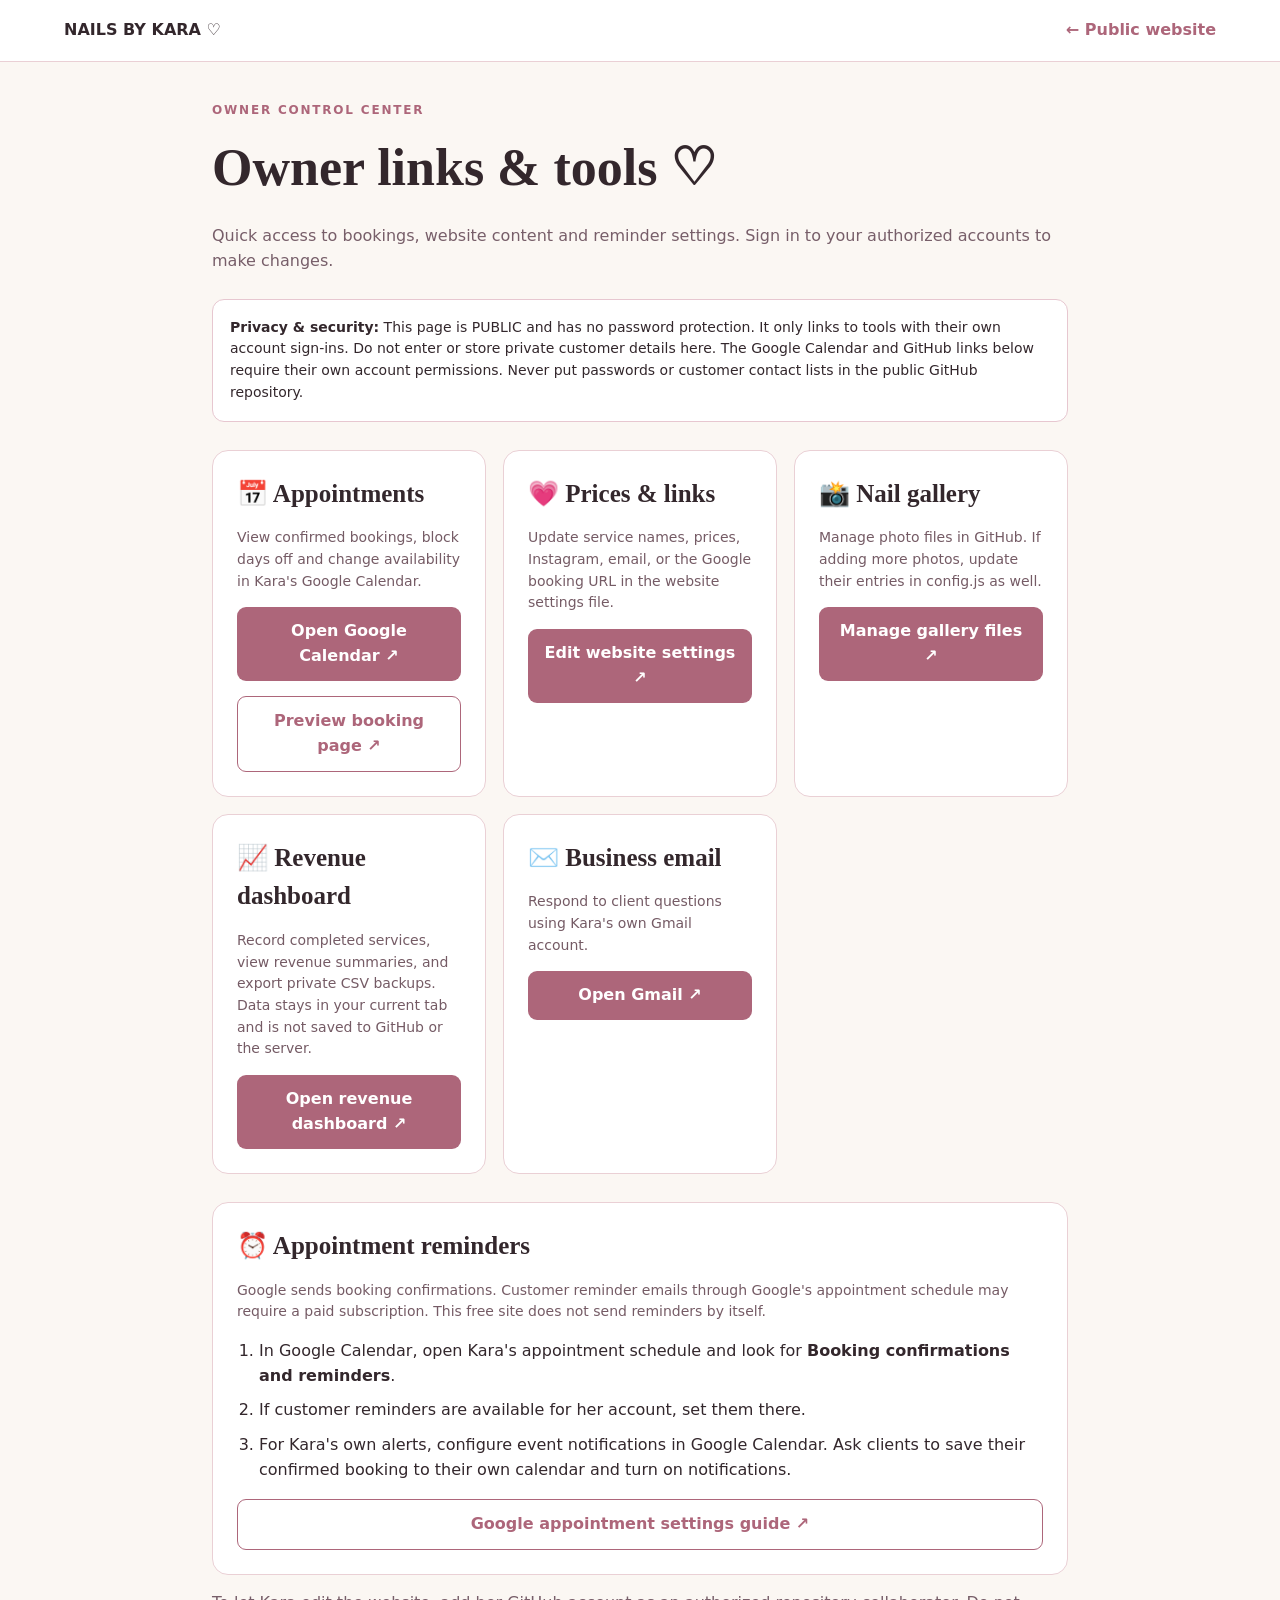
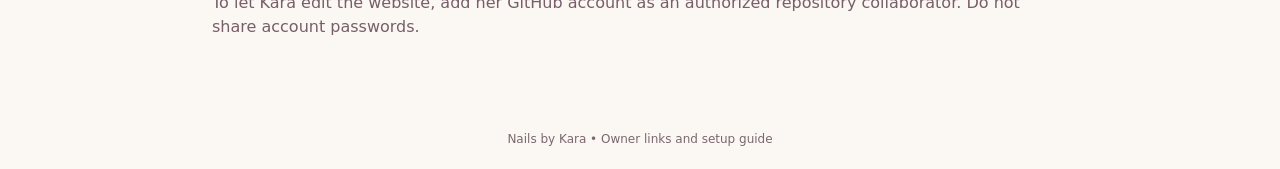
<file: owner.html>
<!doctype html>
<html lang="en"><head><meta charset="utf-8"><meta name="viewport" content="width=device-width,initial-scale=1"><meta name="robots" content="noindex,nofollow"><meta name="referrer" content="no-referrer"><meta http-equiv="Content-Security-Policy" content="default-src 'none'; style-src 'unsafe-inline'; script-src 'none'; img-src 'none'; connect-src 'none'; frame-src 'none'; object-src 'none'; base-uri 'none'; form-action 'none'; upgrade-insecure-requests"><title>Nails by Kara | Owner Control Center</title>
<style>
:root{--rose:#ad667a;--ink:#33272c;--pale:#fbf7f3}*{box-sizing:border-box}body{font-family:system-ui,-apple-system,Segoe UI,sans-serif;color:var(--ink);margin:0;background:var(--pale);line-height:1.55}header{background:#fff;border-bottom:1px solid #ead0d5;padding:18px 5%;display:flex;justify-content:space-between;align-items:center}header a{color:var(--rose);text-decoration:none;font-weight:700}main{max-width:900px;margin:35px auto 70px;padding:0 22px}h1,h2{font-family:Georgia,serif}h1{font-size:clamp(36px,5vw,52px);margin:6px 0}h2{font-size:25px;margin:0 0 10px}.eyebrow{font-size:12px;letter-spacing:.15em;color:var(--rose);font-weight:800}.lead{color:#775e69}.warning{padding:17px;border:1px solid #e7c7d0;border-radius:12px;background:#fff;margin:25px 0;font-size:14px}.grid{display:grid;grid-template-columns:repeat(auto-fit,minmax(250px,1fr));gap:17px;margin:28px 0}.card{padding:24px;border:1px solid #ead0d5;background:#fff;border-radius:16px}.card p{font-size:14px;color:#755b65}.action{display:block;text-align:center;padding:12px;border-radius:9px;background:var(--rose);text-decoration:none;color:white;font-weight:750;margin-top:15px}.action.secondary{background:#fff;border:1px solid var(--rose);color:var(--rose)}ol{padding-left:22px}li{margin-bottom:10px}footer{font-size:12px;color:#7a6770;text-align:center;padding:20px}
</style></head><body>
<header><strong>NAILS BY KARA ♡</strong><a href="./">← Public website</a></header>
<main><span class="eyebrow">OWNER CONTROL CENTER</span><h1>Owner links & tools ♡</h1>
<p class="lead">Quick access to bookings, website content and reminder settings. Sign in to your authorized accounts to make changes.</p>
<div class="warning"><strong>Privacy & security:</strong> This page is PUBLIC and has no password protection. It only links to tools with their own account sign-ins. Do not enter or store private customer details here. The Google Calendar and GitHub links below require their own account permissions. Never put passwords or customer contact lists in the public GitHub repository.</div>
<div class="grid">
<section class="card"><h2>📅 Appointments</h2><p>View confirmed bookings, block days off and change availability in Kara's Google Calendar.</p><a class="action" href="https://calendar.google.com/" target="_blank" rel="noopener noreferrer">Open Google Calendar ↗</a><a class="action secondary" href="https://calendar.app.google/TA3CMV8KhQ2ivyLa9" target="_blank" rel="noopener noreferrer">Preview booking page ↗</a></section>
<section class="card"><h2>💗 Prices & links</h2><p>Update service names, prices, Instagram, email, or the Google booking URL in the website settings file.</p><a class="action" href="https://github.com/colel0910/nails-/edit/main/config.js" target="_blank" rel="noopener noreferrer">Edit website settings ↗</a></section>
<section class="card"><h2>📸 Nail gallery</h2><p>Manage photo files in GitHub. If adding more photos, update their entries in config.js as well.</p><a class="action" href="https://github.com/colel0910/nails-" target="_blank" rel="noopener noreferrer">Manage gallery files ↗</a></section>
<section class="card"><h2>📈 Revenue dashboard</h2><p>Record completed services, view revenue summaries, and export private CSV backups. Data stays in your current tab and is not saved to GitHub or the server.</p><a class="action" href="./revenue.html">Open revenue dashboard ↗</a></section>
<section class="card"><h2>✉️ Business email</h2><p>Respond to client questions using Kara's own Gmail account.</p><a class="action" href="https://mail.google.com/" target="_blank" rel="noopener noreferrer">Open Gmail ↗</a></section>
</div>
<section class="card"><h2>⏰ Appointment reminders</h2><p>Google sends booking confirmations. Customer reminder emails through Google's appointment schedule may require a paid subscription. This free site does not send reminders by itself.</p>
<ol>
<li>In Google Calendar, open Kara's appointment schedule and look for <strong>Booking confirmations and reminders</strong>.</li>
<li>If customer reminders are available for her account, set them there.</li>
<li>For Kara's own alerts, configure event notifications in Google Calendar. Ask clients to save their confirmed booking to their own calendar and turn on notifications.</li>
</ol>
<a class="action secondary" href="https://support.google.com/calendar/answer/10729749" target="_blank" rel="noopener noreferrer">Google appointment settings guide ↗</a>
</section>
<p class="lead">To let Kara edit the website, add her GitHub account as an authorized repository collaborator. Do not share account passwords.</p>
</main><footer>Nails by Kara • Owner links and setup guide</footer></body></html>
</file>
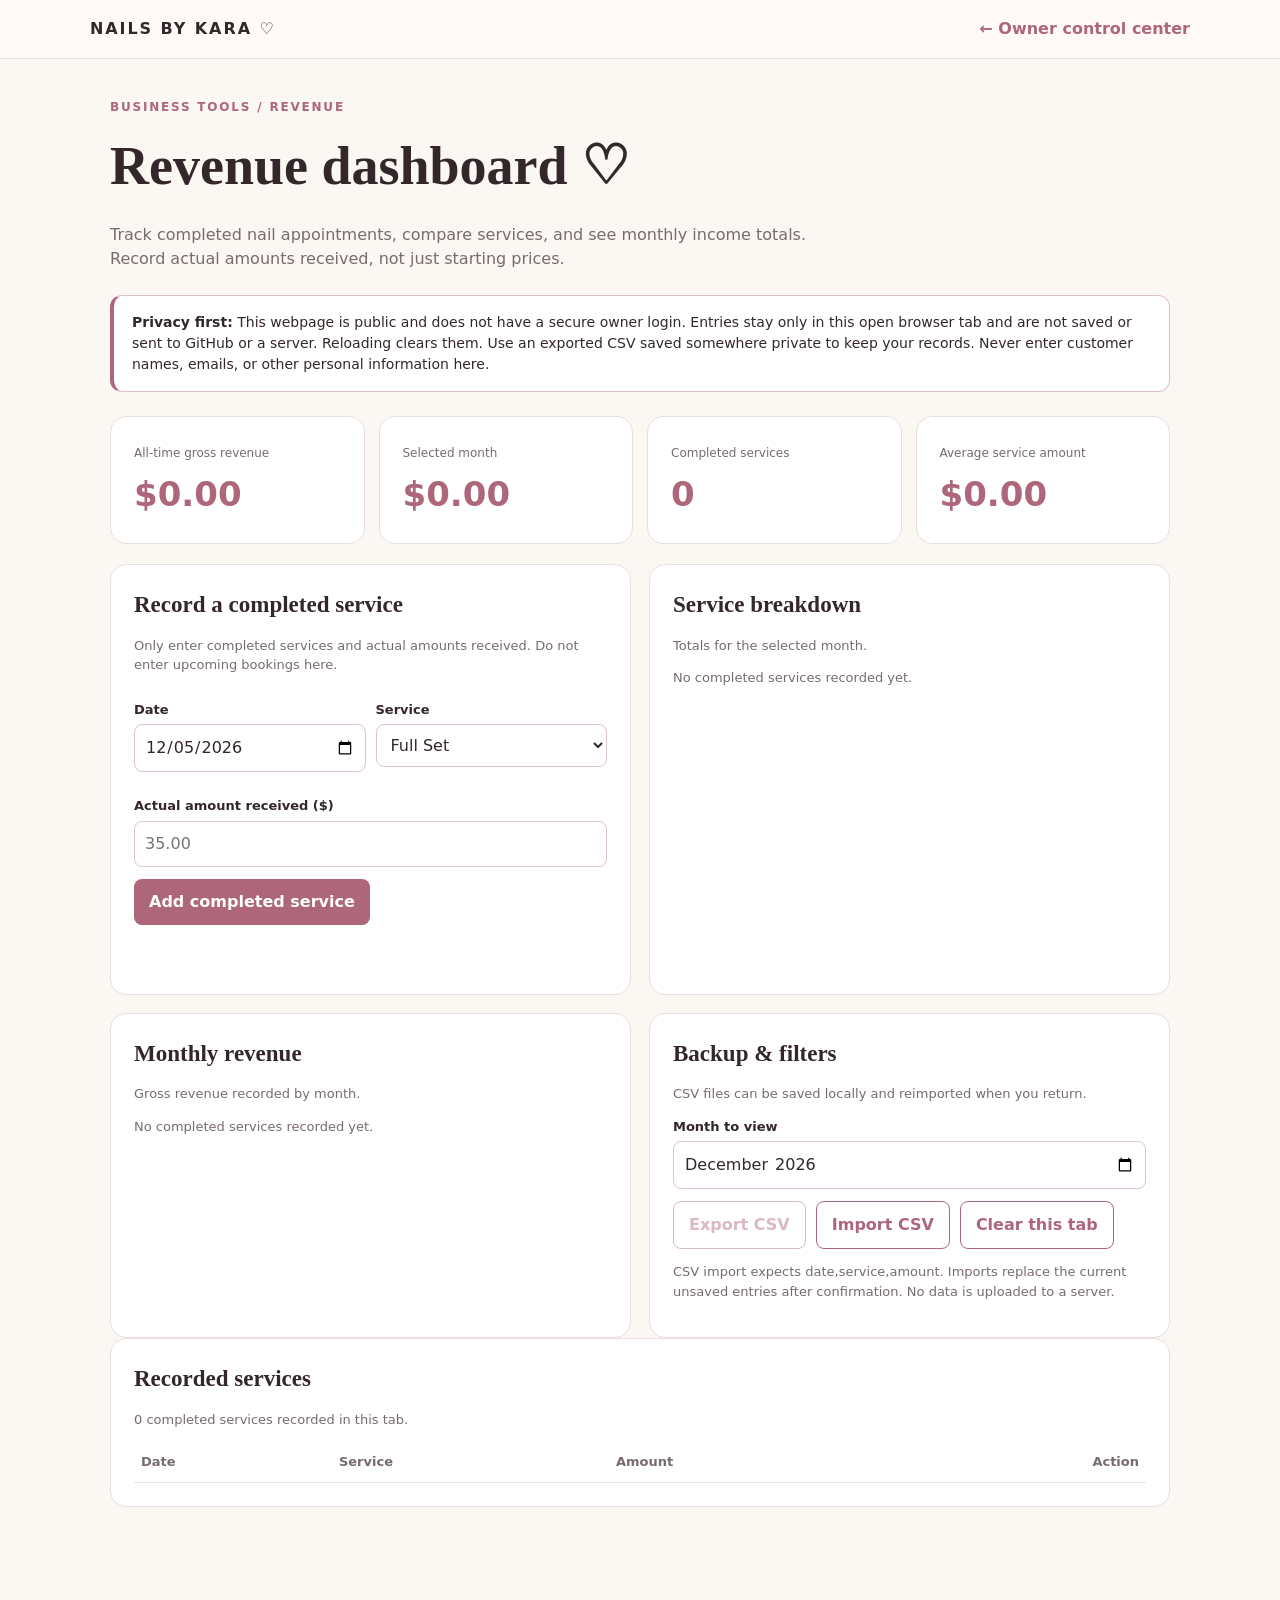
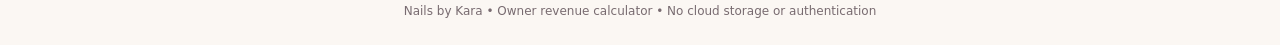
<file: revenue.html>
<!doctype html>
<html lang="en">
<head>
<meta charset="utf-8"><meta name="viewport" content="width=device-width,initial-scale=1">
<meta name="robots" content="noindex,nofollow"><meta name="referrer" content="no-referrer">
<meta http-equiv="Content-Security-Policy" content="default-src 'none'; script-src 'self'; style-src 'unsafe-inline'; img-src 'none'; font-src 'none'; connect-src 'none'; object-src 'none'; base-uri 'none'; form-action 'none'; frame-src 'none'; upgrade-insecure-requests">
<title>Nails by Kara | Revenue Dashboard</title>
<style>
:root{--rose:#ad667a;--pink:#ead0d5;--bg:#fbf7f3;--ink:#33272c;--muted:#786b70;--line:#e9dfe0}
*{box-sizing:border-box}body{margin:0;font-family:system-ui,-apple-system,"Segoe UI",sans-serif;color:var(--ink);background:var(--bg);line-height:1.5}
header{background:#fffaf8;border-bottom:1px solid var(--line);padding:17px max(5%,calc((100vw - 1100px)/2));display:flex;justify-content:space-between;align-items:center;gap:15px}
header strong{letter-spacing:.12em}a{color:var(--rose)}header a{text-decoration:none;font-weight:700}
main{max-width:1100px;margin:auto;padding:35px 20px 70px}h1,h2{font-family:Georgia,serif}h1{font-size:clamp(35px,6vw,54px);margin:8px 0}h2{font-size:23px;margin:0 0 12px}.eyebrow{color:var(--rose);font-weight:750;letter-spacing:.15em;font-size:12px}.sub{color:var(--muted);max-width:710px}
.notice{margin:24px 0;padding:16px 18px;background:#fff;border:1px solid #e3becb;border-left:4px solid var(--rose);border-radius:12px;font-size:14px}
.grid{display:grid;grid-template-columns:repeat(4,minmax(0,1fr));gap:14px}.stat,.panel{background:#fff;border:1px solid var(--line);border-radius:16px;padding:23px}.stat .label{font-size:12px;color:var(--muted)}.stat strong{display:block;font-size:clamp(23px,3vw,34px);color:var(--rose);margin-top:5px;font-variant-numeric:tabular-nums}
.panels{display:grid;grid-template-columns:1fr 1fr;gap:18px;margin-top:20px}.panel p{color:var(--muted);font-size:13px}
.field{display:flex;flex-direction:column;gap:5px;margin:12px 0}.field label{font-size:13px;font-weight:700}
input,select,button{font:inherit}input,select{width:100%;min-height:43px;padding:10px;border:1px solid #dec5cd;border-radius:8px;color:var(--ink);background:white}input:focus,select:focus,button:focus-visible{outline:3px solid #ecc4d1;outline-offset:2px}
.formgrid{display:grid;grid-template-columns:1fr 1fr;gap:10px}.actions{display:flex;flex-wrap:wrap;gap:10px;margin:12px 0}
button,.button{cursor:pointer;background:var(--rose);color:white;border:0;border-radius:8px;padding:11px 15px;font-weight:700;text-align:center;text-decoration:none}button.secondary,.button.secondary{color:var(--rose);background:#fff;border:1px solid var(--rose)}button:disabled{opacity:.45;cursor:not-allowed}
.chartrow{display:grid;grid-template-columns:85px 1fr 90px;align-items:center;gap:12px;margin:14px 0;font-size:13px}.barbg{border-radius:99px;background:#f4e6eb;height:13px;overflow:hidden}.bar{height:100%;background:var(--rose);width:0;border-radius:99px}
.chartname{overflow-wrap:anywhere}.chartvalue{text-align:right;font-variant-numeric:tabular-nums}
table{width:100%;border-collapse:collapse;font-size:13px}th,td{text-align:left;border-bottom:1px solid var(--line);padding:10px 7px}th{color:var(--muted)}td:last-child,th:last-child{text-align:right}
.tablewrap{overflow-x:auto}.muted{font-size:12px;color:var(--muted)}.feedback{font-size:13px;color:#865268;min-height:20px}
footer{text-align:center;color:var(--muted);font-size:12px;padding:25px}
@media(max-width:860px){.grid{grid-template-columns:repeat(2,1fr)}.panels{grid-template-columns:1fr}}
@media(max-width:520px){.formgrid{grid-template-columns:1fr}.stat,.panel{padding:16px}.chartrow{grid-template-columns:75px 1fr 75px;gap:7px;font-size:12px}header strong{font-size:12px}header a{font-size:12px}}
</style>
</head><body>
<header><strong>NAILS BY KARA ♡</strong><a href="./owner.html">← Owner control center</a></header>
<main>
<span class="eyebrow">BUSINESS TOOLS / REVENUE</span><h1>Revenue dashboard <span aria-hidden="true">♡</span></h1>
<p class="sub">Track completed nail appointments, compare services, and see monthly income totals. Record actual amounts received, not just starting prices.</p>
<div class="notice"><strong>Privacy first:</strong> This webpage is public and does not have a secure owner login. Entries stay only in this open browser tab and are not saved or sent to GitHub or a server. Reloading clears them. Use an exported CSV saved somewhere private to keep your records. Never enter customer names, emails, or other personal information here.</div>
<div class="grid" aria-label="Revenue overview">
<div class="stat"><span class="label">All-time gross revenue</span><strong id="total">$0.00</strong></div>
<div class="stat"><span class="label">Selected month</span><strong id="monthTotal">$0.00</strong></div>
<div class="stat"><span class="label">Completed services</span><strong id="count">0</strong></div>
<div class="stat"><span class="label">Average service amount</span><strong id="average">$0.00</strong></div>
</div>
<div class="panels">
<section class="panel"><h2>Record a completed service</h2><p>Only enter completed services and actual amounts received. Do not enter upcoming bookings here.</p>
<div class="formgrid">
<div class="field"><label for="date">Date</label><input type="date" id="date" required></div>
<div class="field"><label for="service">Service</label><select id="service"><option>Full Set</option><option>Refills</option><option>Manicure Without Color Polish</option><option>Manicure With Color Polish</option><option>Gems</option><option>Other</option></select></div>
</div>
<div class="field"><label for="amount">Actual amount received ($)</label><input id="amount" type="number" min="0" max="100000" step=".01" inputmode="decimal" placeholder="35.00"></div>
<button type="button" id="add">Add completed service</button><p id="feedback" class="feedback" role="status" aria-live="polite"></p>
</section>
<section class="panel"><h2>Service breakdown</h2><p>Totals for the selected month.</p><div id="serviceBreakdown" aria-live="polite"></div></section>
<section class="panel"><h2>Monthly revenue</h2><p>Gross revenue recorded by month.</p><div id="monthlyChart" aria-live="polite"></div></section>
<section class="panel"><h2>Backup & filters</h2><p>CSV files can be saved locally and reimported when you return.</p>
<div class="field"><label for="month">Month to view</label><input type="month" id="month"></div>
<div class="actions"><button type="button" id="export" class="secondary">Export CSV</button><button type="button" id="import" class="secondary">Import CSV</button><button type="button" id="clear" class="secondary">Clear this tab</button></div>
<input type="file" id="csvfile" accept=".csv,text/csv" hidden>
<p class="muted">CSV import expects date,service,amount. Imports replace the current unsaved entries after confirmation. No data is uploaded to a server.</p>
</section>
</div>
<section class="panel" id="entriesPanel"><h2>Recorded services</h2><p id="tableInfo">No entries recorded in this tab.</p><div class="tablewrap"><table><thead><tr><th>Date</th><th>Service</th><th>Amount</th><th>Action</th></tr></thead><tbody id="entries"></tbody></table></div></section>
</main><footer>Nails by Kara • Owner revenue calculator • No cloud storage or authentication</footer>
<script src="revenue.js?v=1" defer></script></body></html>
</file>
